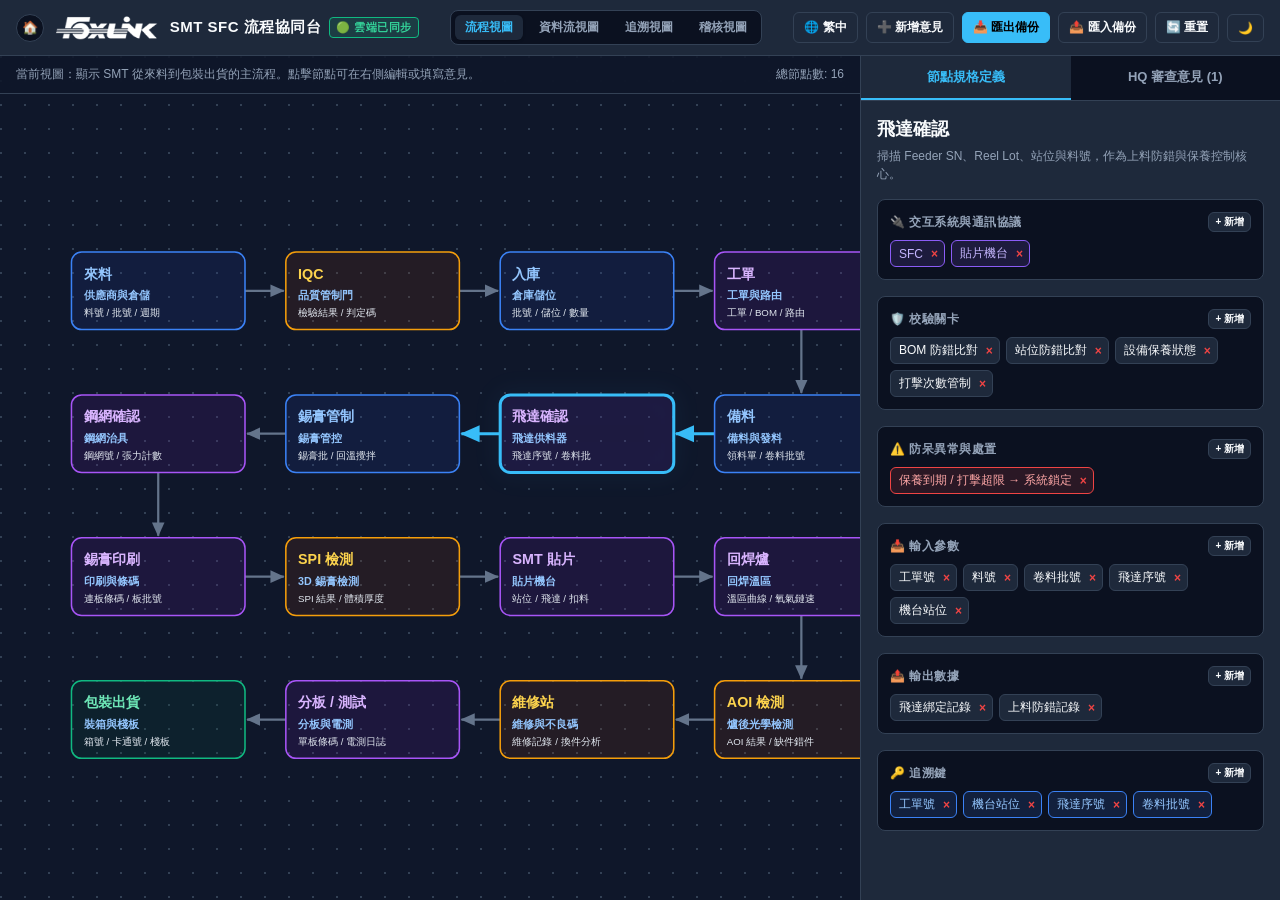
<file: index.html>
<!DOCTYPE html>
<html lang="zh-Hant">
<head>
  <meta charset="UTF-8" />
  <meta name="viewport" content="width=device-width, initial-scale=1.0" />
  <title>SSSTC 08 - SMT SFC 流程架構評審與 HQ 協同工作台</title>
  
  <!-- [ANCHOR: CSS-ENTRY] 標準模組化樣式引流 -->
  <link rel="stylesheet" href="./assets/css/main.css?v=1.0.1" />
  <link rel="stylesheet" href="./assets/css/canvas.css?v=1.0.1" />
  <link rel="stylesheet" href="./assets/css/sidebar.css?v=1.0.1" />
  <link rel="stylesheet" href="./assets/css/modal.css?v=1.0.1" />
</head>
<body>

  <!-- [ANCHOR: DOM-NAV] 頂部全域導航列 -->
  <header class="nav-bar">
    <div class="nav-left">
      <a href="../index.html" class="nav-island" title="返回首頁島">🏠</a>
      <img id="brandLogo" class="brand-logo" src="./assets/img/wlogo_foxlink_s.png" alt="Foxlink Logo" />
      <div class="brand-title">
        <span id="brandTitleText">SMT SFC 流程協同台</span>
        <span class="brand-tag" id="brandTagText">離線資料庫</span>
      </div>
    </div>

    <div class="nav-views">
      <button class="view-btn active" data-view="process">流程視圖</button>
      <button class="view-btn" data-view="data">資料流視圖</button>
      <button class="view-btn" data-view="trace">追溯視圖</button>
      <button class="view-btn" data-view="audit">稽核視圖</button>
    </div>

    <div class="nav-right">
      <button class="btn-icon" id="btnLang" title="切換中英文">🌐 EN</button>
      <button class="btn-icon" id="btnOpenComment">➕ 新增意見</button>
      <button class="btn-icon btn-accent" id="btnExport">📥 匯出 JSON</button>
      <button class="btn-icon" id="btnImport">📤 匯入 JSON</button>
      <input type="file" id="importFileInput" accept=".json" style="display:none;" />
      <button class="btn-icon" id="btnReset">🔄 重置</button>
      <button class="btn-icon" id="themeBtn" title="切換主題">🌙</button>
    </div>
  </header>

  <!-- [ANCHOR: DOM-MAIN] 主工作區兩欄佈局 -->
  <main class="main-layout">
    <!-- 左側 SVG 流程畫布 -->
    <div class="canvas-container">
      <div class="canvas-banner">
        <span id="viewDescription">當前視圖：顯示 SMT 從來料到包裝出貨的主流程。點擊節點可在右側編輯或填寫意見。</span>
        <span id="totalNodesCanvas">總節點數: 16</span>
      </div>
      <svg id="sfcSvg" class="svg-canvas" viewBox="0 0 960 640" xmlns="http://www.w3.org/2000/svg">
        <defs>
          <marker id="arrow" viewBox="0 0 10 10" refX="8.5" refY="5" markerWidth="7" markerHeight="7" orient="auto-start-reverse">
            <path d="M 0 1 L 9 5 L 0 9 z" fill="#64748b" />
          </marker>
          <marker id="arrow-active" viewBox="0 0 10 10" refX="8.5" refY="5" markerWidth="7" markerHeight="7" orient="auto-start-reverse">
            <path d="M 0 1 L 9 5 L 0 9 z" fill="#38bdf8" />
          </marker>
        </defs>
        <g id="linksGroup"></g>
        <g id="nodesGroup"></g>
        <g id="labelsGroup"></g>
      </svg>
    </div>

    <!-- 右側互動抽屜 -->
    <aside class="sidebar">
      <div class="side-tabs">
        <button class="side-tab-btn active" id="tabDetailBtn">節點規格定義</button>
        <button class="side-tab-btn" id="tabCommentsBtn">HQ 審查意見 (<span id="commentCount">0</span>)</button>
      </div>

      <div class="side-content" id="sideContent">
        <!-- 由 sidebar-view.js 動態渲染 -->
      </div>
    </aside>
  </main>

  <!-- [ANCHOR: DOM-MODAL] 新增/編輯審查意見彈窗 -->
  <div class="modal-backdrop" id="commentModal">
    <div class="modal-box">
      <h3 style="margin-bottom:12px; font-size:16px;" id="modalTitle">➕ 新增 HQ 審查意見 / 修改建議</h3>
      <input type="hidden" id="modalCommentId" value="" />
      <div style="display:flex; flex-direction:column; gap:10px;">
        <div>
          <label style="font-size:12px; color:var(--text-muted);">目標節點</label>
          <select id="modalNodeSelect"></select>
        </div>
        <div>
          <label style="font-size:12px; color:var(--text-muted);">異動目標屬性</label>
          <select id="modalFieldSelect">
            <option value="validations">校驗關卡 (Validations)</option>
            <option value="exceptions">防呆異常與處置 (Exceptions)</option>
            <option value="inputs">輸入參數 (Inputs)</option>
            <option value="outputs">輸出數據 (Outputs)</option>
            <option value="traceKeys">追溯鍵 (TraceKeys)</option>
          </select>
        </div>
        <div>
          <label style="font-size:12px; color:var(--text-muted);">原內容 (可留空)</label>
          <input type="text" id="modalOriginal" placeholder="例如：打擊數門檻" />
        </div>
        <div>
          <label style="font-size:12px; color:var(--text-muted);">建議修改內容 / HQ 會議決議</label>
          <textarea id="modalProposed" rows="3" placeholder="請填寫具體的修改意見，稍後將交由 AI 代理人讀取並實作..."></textarea>
        </div>
        <div>
          <label style="font-size:12px; color:var(--text-muted);">提案人 / 會議單位</label>
          <input type="text" id="modalReviewer" value="HQ_SFC_Team" />
        </div>
      </div>
      <div style="display:flex; justify-content:flex-end; gap:8px; margin-top:16px;">
        <button class="btn-icon" id="btnCancelModal">取消</button>
        <button class="btn-icon btn-accent" id="btnSubmitModal">確認登記 (Pending_AI)</button>
      </div>
    </div>
  </div>

  <!-- Toast 提示組件 -->
  <div class="toast" id="toast"></div>

  <!-- [ANCHOR: JS-SCRIPTS] 經典循序腳本載入（100% 相容 file:// 本地雙擊與 GitHub Pages） -->
  <script src="./assets/js/SyncQueueEngine.js?v=1.1.0"></script>
  <script src="./assets/js/data-mock.js?v=1.1.0"></script>
  <script src="./assets/js/i18n.js?v=1.1.0"></script>
  <script src="./assets/js/state.js?v=1.1.0"></script>
  <script src="./assets/js/storage-adapter.js?v=1.1.0"></script>
  <script src="./assets/js/svg-renderer.js?v=1.1.0"></script>
  <script src="./assets/js/sidebar-view.js?v=1.1.0"></script>
  <script src="./assets/js/comment-manager.js?v=1.1.0"></script>
  <script src="./assets/js/app.js?v=1.1.0"></script>
</body>
</html>
</file>
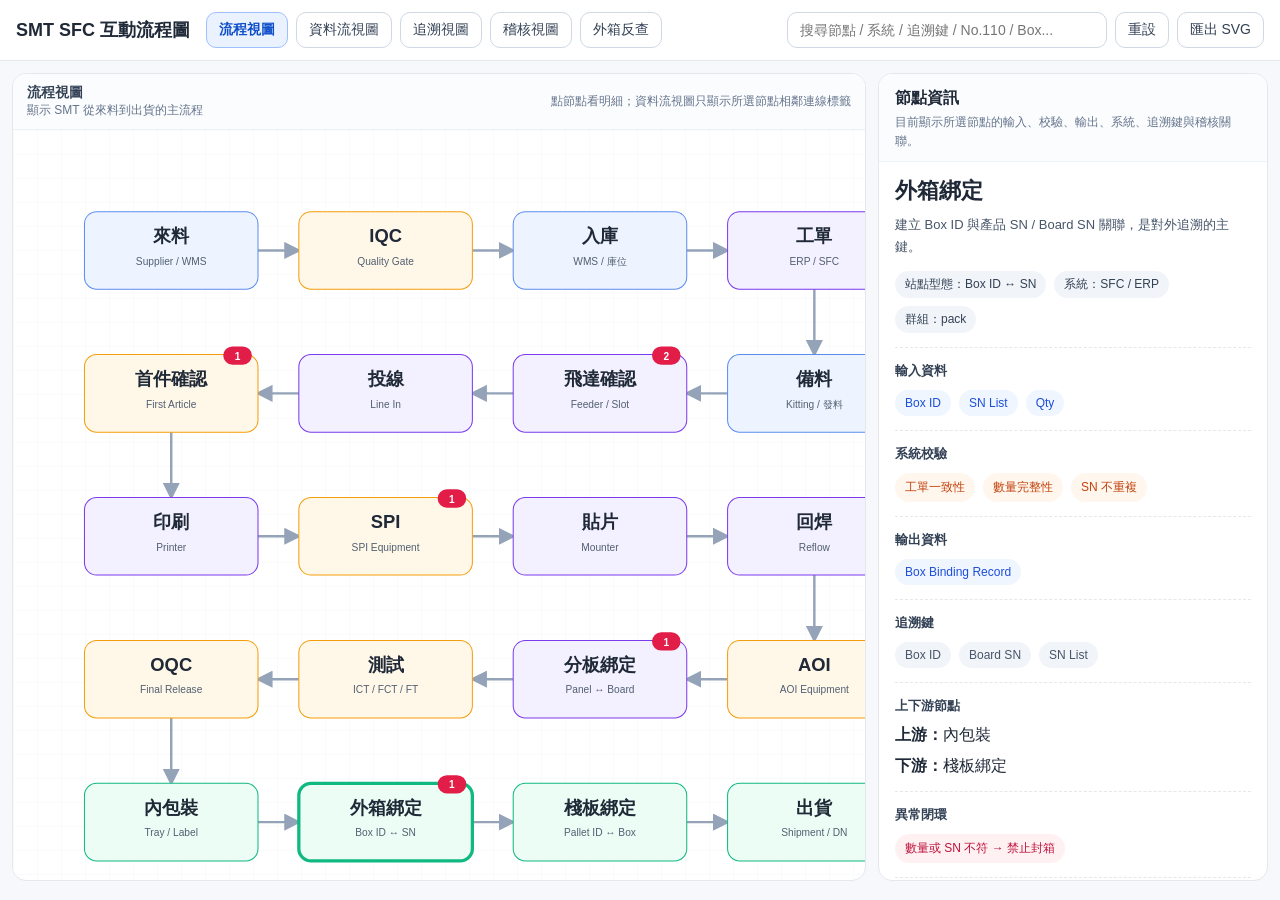
<file: SMT_SFC_Web.html>
<!DOCTYPE html>
<html lang="zh-Hant">
<head>
<meta charset="UTF-8" />
<meta name="viewport" content="width=device-width, initial-scale=1.0" />
<title>SMT SFC 互動流程圖</title>
<style>
  :root{
    --bg:#f6f8fb; --panel:#fff; --line:#d9e2ef; --text:#1f2937; --muted:#64748b;
    --blue:#2563eb; --purple:#7c3aed; --orange:#f59e0b; --green:#10b981; --red:#e11d48;
  }
  *{box-sizing:border-box}
  body{margin:0;font-family:"Microsoft JhengHei","Noto Sans TC",sans-serif;background:var(--bg);color:var(--text)}
  .app{display:flex;flex-direction:column;height:100vh}
  .toolbar{
    display:flex;flex-wrap:wrap;gap:10px;align-items:center;
    padding:12px 16px;background:#fff;border-bottom:1px solid #e5e7eb
  }
  .title{font-size:18px;font-weight:800;margin-right:6px}
  .btns{display:flex;flex-wrap:wrap;gap:8px}
  button{
    border:1px solid #cfd8e3;background:#fff;color:#334155;border-radius:10px;
    padding:8px 12px;cursor:pointer;font-size:14px
  }
  button:hover{background:#f8fafc}
  button.active{background:#eaf2ff;border-color:#9ec0ff;color:#0f4ec9;font-weight:700}
  .search{margin-left:auto;display:flex;gap:8px;flex-wrap:wrap}
  input{
    width:320px;max-width:48vw;border:1px solid #cfd8e3;border-radius:10px;
    padding:9px 12px;font-size:14px;outline:none
  }
  input:focus{border-color:#93c5fd;box-shadow:0 0 0 3px rgba(147,197,253,.25)}
  .layout{
    display:grid;grid-template-columns:minmax(760px,1fr) 390px;gap:12px;
    padding:12px;height:calc(100vh - 68px)
  }
  .panel{background:var(--panel);border:1px solid #e5e7eb;border-radius:14px;overflow:hidden}
  .left{display:flex;flex-direction:column}
  .head{
    display:flex;justify-content:space-between;align-items:center;gap:8px;
    padding:10px 14px;border-bottom:1px solid #eef2f7;background:#fbfcfe
  }
  .head .h1{font-size:14px;font-weight:700;color:#334155}
  .head .h2{font-size:12px;color:#64748b}
  .canvas{
    flex:1;overflow:auto;
    background:
      linear-gradient(#f8fafc 1px, transparent 1px),
      linear-gradient(90deg, #f8fafc 1px, transparent 1px);
    background-size:24px 24px;
  }
  #diagram{width:100%;min-width:980px;min-height:820px;display:block}
  .right{display:flex;flex-direction:column}
  .side-head{padding:14px 16px 10px;border-bottom:1px solid #eef2f7;background:#fbfcfe}
  .side-head h2{margin:0 0 4px 0;font-size:16px}
  .side-head p{margin:0;font-size:12px;color:#64748b;line-height:1.6}
  .side-body{padding:14px 16px 20px;overflow:auto}
  .node-name{font-size:22px;font-weight:800;margin:0 0 8px 0}
  .desc{font-size:13px;color:#475569;line-height:1.7;margin:0 0 12px 0}
  .row{display:flex;gap:8px;flex-wrap:wrap;margin-bottom:14px}
  .pill{display:inline-flex;align-items:center;padding:5px 10px;border-radius:999px;background:#f1f5f9;color:#334155;font-size:12px}
  .section{margin-top:14px;padding-top:14px;border-top:1px dashed #e5e7eb}
  .section h3{margin:0 0 10px 0;font-size:13px;color:#334155}
  .chips{display:flex;flex-wrap:wrap;gap:8px}
  .chip{display:inline-flex;align-items:center;padding:6px 10px;border-radius:999px;background:#eff6ff;color:#1d4ed8;font-size:12px}
  .chip.gray{background:#f1f5f9;color:#475569}
  .chip.warn{background:#fff7ed;color:#c2410c}
  .chip.red{background:#fff1f2;color:#be123c}
  .muted{color:#94a3b8;font-size:12px}
  .path{font-size:13px;line-height:1.8;color:#334155;background:#f8fafc;border:1px solid #e5e7eb;border-radius:12px;padding:10px 12px}
  .help{font-size:12px;color:#64748b;line-height:1.7;background:#f8fafc;border:1px solid #e5e7eb;border-radius:12px;padding:12px}
  @media (max-width: 1200px){
    .layout{grid-template-columns:1fr;height:auto}
    .right{min-height:420px}
    input{width:220px}
  }
</style>
</head>
<body>
<div class="app">
  <div class="toolbar">
    <div class="title">SMT SFC 互動流程圖</div>
    <div class="btns">
      <button class="view-btn active" data-view="process">流程視圖</button>
      <button class="view-btn" data-view="data">資料流視圖</button>
      <button class="view-btn" data-view="trace">追溯視圖</button>
      <button class="view-btn" data-view="audit">稽核視圖</button>
      <button id="btnTraceBox">外箱反查</button>
    </div>
    <div class="search">
      <input id="searchInput" type="text" placeholder="搜尋節點 / 系統 / 追溯鍵 / No.110 / Box..." />
      <button id="btnReset">重設</button>
      <button id="btnExport">匯出 SVG</button>
    </div>
  </div>

  <div class="layout">
    <div class="panel left">
      <div class="head">
        <div>
          <div class="h1" id="canvasTitle">流程視圖</div>
          <div class="h2" id="canvasSub">顯示 SMT 從來料到出貨的主流程</div>
        </div>
        <div class="h2">點節點看明細；資料流視圖只顯示所選節點相鄰連線標籤</div>
      </div>
      <div class="canvas">
        <svg id="diagram" xmlns="http://www.w3.org/2000/svg" viewBox="0 0 960 820"></svg>
      </div>
    </div>

    <div class="panel right">
      <div class="side-head">
        <h2>節點資訊</h2>
        <p id="sideMeta">目前顯示所選節點的輸入、校驗、輸出、系統、追溯鍵與稽核關聯。</p>
      </div>
      <div class="side-body" id="detail"></div>
    </div>
  </div>
</div>

<script>
const SVG_NS = "http://www.w3.org/2000/svg";
const BOX_W = 170, BOX_H = 76;

const VIEW_META = {
  process: { title:"流程視圖", sub:"顯示 SMT 從來料到出貨的主流程" },
  data:    { title:"資料流視圖", sub:"只顯示所選節點相鄰連線的資料標籤，避免全圖擠在一起" },
  trace:   { title:"追溯視圖", sub:"高亮外箱反查鏈：Box → SN → Panel → Feeder → Reel Lot → Supplier Lot" },
  audit:   { title:"稽核視圖", sub:"高亮與稽核缺失直接相關的節點：61 / 112 / 110 / 109 / 53 / 39" }
};

const GROUP_STYLE = {
  material:{ fill:"#EEF4FF", stroke:"#5B8DEF" },
  process: { fill:"#F3F0FF", stroke:"#7C3AED" },
  check:   { fill:"#FFF7E8", stroke:"#F59E0B" },
  pack:    { fill:"#ECFDF5", stroke:"#10B981" }
};

const NODES = [
  { id:"incoming", name:"來料", x:70, y:80, w:BOX_W, h:BOX_H, group:"material",
    type:"Supplier / WMS", label:"Part No. / Lot / Date Code",
    desc:"供應商來料入廠，建立料號、批次與 Date Code，是整體追溯起點。",
    inputs:["Supplier","Part No.","Lot","Date Code","Qty"],
    validations:["條碼格式","料號主檔","有效期"],
    outputs:["收料記錄","來料批次"],
    systems:["WMS","SFC"],
    traceKeys:["Supplier Lot","Part No.","Date Code"],
    auditRefs:[], exceptions:[]
  },
  { id:"iqc", name:"IQC", x:280, y:80, w:BOX_W, h:BOX_H, group:"check",
    type:"Quality Gate", label:"IQC Result / 判定碼",
    desc:"來料檢驗與判定，將結果與來料批次綁定。",
    inputs:["Supplier Lot","IQC Spec","Sample Plan"],
    validations:["抽樣規則","規格上下限"],
    outputs:["IQC Result","退貨/特採記錄"],
    systems:["QMS","SFC"],
    traceKeys:["Supplier Lot","IQC Result"],
    auditRefs:[], exceptions:["NG → 隔離 / 退貨 / 特採"]
  },
  { id:"inventory", name:"入庫", x:490, y:80, w:BOX_W, h:BOX_H, group:"material",
    type:"WMS / 庫位", label:"Lot / 庫位 / Qty",
    desc:"合格物料入庫上架，建立庫位、數量與狀態，供備料與發料。",
    inputs:["IQC Result","Part No.","Lot","Qty"],
    validations:["狀態=可用","庫位規則"],
    outputs:["庫存記錄","可用庫位"],
    systems:["WMS","SFC"],
    traceKeys:["Part No.","Lot","Location"],
    auditRefs:[], exceptions:[]
  },
  { id:"wo", name:"工單", x:700, y:80, w:BOX_W, h:BOX_H, group:"process",
    type:"ERP / SFC", label:"WO / BOM / Route",
    desc:"建立工單、BOM、Route 與程式版本，作為整線執行基礎。",
    inputs:["Work Order","BOM","Route","Program Version"],
    validations:["工單狀態","版本一致性"],
    outputs:["工單下載","站點路由"],
    systems:["ERP","SFC"],
    traceKeys:["WO","BOM Ver.","Route Ver."],
    auditRefs:[], exceptions:[]
  },

  { id:"kitting", name:"備料", x:700, y:220, w:BOX_W, h:BOX_H, group:"material",
    type:"Kitting / 發料", label:"Pick List / Reel Lot",
    desc:"依工單領料與備料，將實際發料批次帶入線邊。",
    inputs:["WO","BOM","可用庫存"],
    validations:["料號一致","FIFO / FEFO"],
    outputs:["發料清單","Reel Lot 清單"],
    systems:["WMS","SFC"],
    traceKeys:["WO","Reel Lot","Issue Ticket"],
    auditRefs:[], exceptions:[]
  },
  { id:"feeder", name:"飛達確認", x:490, y:220, w:BOX_W, h:BOX_H, group:"process",
    type:"Feeder / Slot", label:"Feeder SN / Reel Lot",
    desc:"掃描 Feeder SN、Reel Lot、站位與料號，作為上料防錯與保養控制核心。",
    inputs:["WO","Part No.","Reel Lot","Feeder SN","Slot"],
    validations:["BOM 比對","站位比對","PM 狀態","打擊數門檻"],
    outputs:["Feeder 綁定記錄","上料防錯記錄"],
    systems:["SFC","Mounter"],
    traceKeys:["WO","Slot","Feeder SN","Reel Lot"],
    auditRefs:["53","61"], exceptions:["PM 到期 / 打擊數超限 → 禁止上線"]
  },
  { id:"load", name:"投線", x:280, y:220, w:BOX_W, h:BOX_H, group:"process",
    type:"Line In", label:"Panel ID / Board SN",
    desc:"PCB 或 Panel 投線，建立 Panel ID 與後續過站主鍵。",
    inputs:["WO","Line","Panel ID","Board SN"],
    validations:["工單一致","程式版本"],
    outputs:["投線記錄","開線狀態"],
    systems:["SFC"],
    traceKeys:["Panel ID","Board SN","WO"],
    auditRefs:[], exceptions:[]
  },
  { id:"first", name:"首件確認", x:70, y:220, w:BOX_W, h:BOX_H, group:"check",
    type:"First Article", label:"鋼網 / 錫膏 Lot / 首件",
    desc:"開線前確認鋼網、錫膏、程式與首件結果，是重要放行關卡。",
    inputs:["Stencil ID","Solder Paste Lot","Program Version","Panel ID"],
    validations:["首件項目完整","鋼網參數","錫膏有效期"],
    outputs:["首件結果","開線放行"],
    systems:["SFC","QMS"],
    traceKeys:["Stencil ID","Solder Paste Lot","FA Result"],
    auditRefs:["39"], exceptions:["FA NG → 禁止開線"]
  },

  { id:"print", name:"印刷", x:70, y:360, w:BOX_W, h:BOX_H, group:"process",
    type:"Printer", label:"印刷過站 / 時間戳",
    desc:"錫膏印刷站，產生印刷過站與設備記錄。",
    inputs:["Panel ID","Printer Program","Stencil ID"],
    validations:["機種與程式一致"],
    outputs:["印刷記錄","設備時間戳"],
    systems:["Printer","SFC"],
    traceKeys:["Panel ID","Printer Program"],
    auditRefs:[], exceptions:[]
  },
  { id:"spi", name:"SPI", x:280, y:360, w:BOX_W, h:BOX_H, group:"check",
    type:"SPI Equipment", label:"Pass/Fail / Defect Code",
    desc:"錫膏檢測站，記錄結果、缺陷碼與設備日誌，是重要品質資料來源。",
    inputs:["Panel ID","SPI Program","時間戳"],
    validations:["檢測門檻","程式版本","日誌完整性"],
    outputs:["SPI Result","Defect Code","Log Path"],
    systems:["SPI","SFC","QMS"],
    traceKeys:["Panel ID","SPI Result","Defect Code"],
    auditRefs:["110"], exceptions:["SPI NG → 重印 / 複判"]
  },
  { id:"mount", name:"貼片", x:490, y:360, w:BOX_W, h:BOX_H, group:"process",
    type:"Mounter", label:"Placement Data / Slot",
    desc:"依 Feeder 綁定與機台程式進行貼片，保留機台與站位資訊。",
    inputs:["Panel ID","WO","Feeder Binding","Mounter Program"],
    validations:["站位一致","上料完成"],
    outputs:["貼片記錄","機台/站位資訊"],
    systems:["Mounter","SFC"],
    traceKeys:["Panel ID","Machine","Slot"],
    auditRefs:[], exceptions:[]
  },
  { id:"reflow", name:"回焊", x:700, y:360, w:BOX_W, h:BOX_H, group:"process",
    type:"Reflow", label:"Recipe / 時間戳",
    desc:"回焊站記錄設備過站與關鍵配方參數。",
    inputs:["Panel ID","Reflow Recipe"],
    validations:["Recipe 一致","設備狀態"],
    outputs:["回焊過站","設備時間戳"],
    systems:["Reflow","SFC"],
    traceKeys:["Panel ID","Reflow Recipe"],
    auditRefs:[], exceptions:[]
  },

  { id:"aoi", name:"AOI", x:700, y:500, w:BOX_W, h:BOX_H, group:"check",
    type:"AOI Equipment", label:"AOI Result / 圖片索引",
    desc:"AOI 記錄缺陷碼、結果與圖片索引，需回寫 SFC / MES 形成品質閉環。",
    inputs:["Panel ID","Board SN","AOI Program"],
    validations:["規則庫","程式版本","資料上傳成功"],
    outputs:["AOI Result","Defect Code","Image Index"],
    systems:["AOI","SFC","QMS"],
    traceKeys:["Panel ID","Board SN","AOI Result"],
    auditRefs:["110"], exceptions:["AOI NG → 維修 / 複判"]
  },
  { id:"depanel", name:"分板綁定", x:490, y:500, w:BOX_W, h:BOX_H, group:"process",
    type:"Panel ↔ Board", label:"Parent / Child Mapping",
    desc:"建立 Panel 與單板 1:N 關聯，確保分板後仍可反查母板位置。",
    inputs:["Panel ID","Position No.","Board SN"],
    validations:["母子板關聯完整","位置碼唯一"],
    outputs:["Parent-Child Mapping"],
    systems:["SFC"],
    traceKeys:["Panel ID","Board SN","Position No."],
    auditRefs:["109"], exceptions:["綁定失敗 → 禁止流轉"]
  },
  { id:"test", name:"測試", x:280, y:500, w:BOX_W, h:BOX_H, group:"check",
    type:"ICT / FCT / FT", label:"Test Result / Program Ver.",
    desc:"功能測試或電測站，回寫結果、治具與程式版本。",
    inputs:["Board SN","Tester","Test Program"],
    validations:["治具/程式版本","SN 合法性"],
    outputs:["Test Result","Fail Code"],
    systems:["Tester","SFC","QMS"],
    traceKeys:["Board SN","Test Result","Program Ver."],
    auditRefs:[], exceptions:["Test NG → 維修 / 重測"]
  },
  { id:"oqc", name:"OQC", x:70, y:500, w:BOX_W, h:BOX_H, group:"check",
    type:"Final Release", label:"OQC Release / 判定",
    desc:"最終出貨前放行節點，確認前段品質與追溯條件完整。",
    inputs:["Board SN","Test Result","Repair Status"],
    validations:["已完成測試","放行條件"],
    outputs:["OQC Result","Release Status"],
    systems:["QMS","SFC"],
    traceKeys:["Board SN","OQC Result"],
    auditRefs:[], exceptions:["OQC NG → 禁止包裝"]
  },

  { id:"innerPack", name:"內包裝", x:70, y:640, w:BOX_W, h:BOX_H, group:"pack",
    type:"Tray / Label", label:"Inner Pack Record",
    desc:"內包裝與標籤作業，為外箱綁定前的整包準備。",
    inputs:["Board SN","Label Rule"],
    validations:["標籤格式","數量規則"],
    outputs:["Inner Pack Record"],
    systems:["SFC"],
    traceKeys:["Board SN","Inner Pack ID"],
    auditRefs:[], exceptions:[]
  },
  { id:"box", name:"外箱綁定", x:280, y:640, w:BOX_W, h:BOX_H, group:"pack",
    type:"Box ID ↔ SN", label:"Box ID / SN List",
    desc:"建立 Box ID 與產品 SN / Board SN 關聯，是對外追溯的主鍵。",
    inputs:["Box ID","SN List","Qty"],
    validations:["工單一致性","數量完整性","SN 不重複"],
    outputs:["Box Binding Record"],
    systems:["SFC","ERP"],
    traceKeys:["Box ID","Board SN","SN List"],
    auditRefs:["112"], exceptions:["數量或 SN 不符 → 禁止封箱"]
  },
  { id:"pallet", name:"棧板綁定", x:490, y:640, w:BOX_W, h:BOX_H, group:"pack",
    type:"Pallet ID ↔ Box", label:"Pallet ID / Box List",
    desc:"建立 Pallet ID 與外箱關聯，串接出貨單位。",
    inputs:["Pallet ID","Box ID List"],
    validations:["箱數完整","Pallet 規則"],
    outputs:["Pallet Binding Record"],
    systems:["SFC","ERP"],
    traceKeys:["Pallet ID","Box ID"],
    auditRefs:[], exceptions:[]
  },
  { id:"ship", name:"出貨", x:700, y:640, w:BOX_W, h:BOX_H, group:"pack",
    type:"Shipment / DN", label:"Shipment No. / DN",
    desc:"出貨作業，將棧板、外箱與出貨單號串接，形成最終對客交付記錄。",
    inputs:["Pallet ID","DN","Shipment No."],
    validations:["出貨放行","單據完整"],
    outputs:["Shipment Record"],
    systems:["ERP","SFC"],
    traceKeys:["Shipment No.","DN","Pallet ID"],
    auditRefs:[], exceptions:[]
  }
];

const EDGES = [
  {from:"incoming", to:"iqc", label:"Supplier Lot / Part No."},
  {from:"iqc", to:"inventory", label:"IQC Result"},
  {from:"inventory", to:"wo", label:"可用庫存 / 工單"},
  {from:"wo", to:"kitting", label:"WO / BOM / Route"},
  {from:"kitting", to:"feeder", label:"Reel Lot"},
  {from:"feeder", to:"load", label:"Feeder SN / Slot"},
  {from:"load", to:"first", label:"Panel ID / SN"},
  {from:"first", to:"print", label:"FA OK"},
  {from:"print", to:"spi", label:"印刷結果"},
  {from:"spi", to:"mount", label:"SPI Result"},
  {from:"mount", to:"reflow", label:"Placement Data"},
  {from:"reflow", to:"aoi", label:"Reflow OK"},
  {from:"aoi", to:"depanel", label:"AOI Result"},
  {from:"depanel", to:"test", label:"Panel ↔ Board"},
  {from:"test", to:"oqc", label:"Test Result"},
  {from:"oqc", to:"innerPack", label:"Release"},
  {from:"innerPack", to:"box", label:"SN List"},
  {from:"box", to:"pallet", label:"Box ID"},
  {from:"pallet", to:"ship", label:"Pallet ID / DN"}
];

const TRACE_CHAIN = ["box","innerPack","oqc","test","depanel","aoi","reflow","mount","spi","print","first","load","feeder","kitting","wo","inventory","iqc","incoming"];

const state = {
  view:"process",
  selected:"box",
  keyword:""
};

const svg = document.getElementById("diagram");
const detail = document.getElementById("detail");
const input = document.getElementById("searchInput");
const canvasTitle = document.getElementById("canvasTitle");
const canvasSub = document.getElementById("canvasSub");
const sideMeta = document.getElementById("sideMeta");

function byId(id){ return NODES.find(n => n.id === id); }

function esc(s){
  return String(s)
    .replaceAll("&","&amp;")
    .replaceAll("<","&lt;")
    .replaceAll(">","&gt;")
    .replaceAll('"',"&quot;")
    .replaceAll("'","&#39;");
}

function svgEl(tag, attrs={}, text=null){
  const e = document.createElementNS(SVG_NS, tag);
  for(const [k,v] of Object.entries(attrs)) e.setAttribute(k, v);
  if(text !== null) e.textContent = text;
  return e;
}

function clearSvg(){
  while(svg.firstChild) svg.removeChild(svg.firstChild);
}

function splitLabel(str, max=16){
  const s = String(str || "");
  if(s.length <= max) return [s];
  if(s.includes(" / ")){
    const p = s.split(" / ");
    if(p.length === 2) return p;
  }
  const mid = Math.ceil(s.length / 2);
  return [s.slice(0, mid), s.slice(mid)];
}

function center(n){
  return {x:n.x + n.w/2, y:n.y + n.h/2};
}

function edgeGeom(a,b){
  const ac = center(a), bc = center(b);

  if(a.y === b.y){
    if(a.x < b.x){
      return { d:`M ${a.x+a.w} ${ac.y} L ${b.x} ${bc.y}`, lx:(a.x+a.w+b.x)/2, ly:ac.y-8 };
    } else {
      return { d:`M ${a.x} ${ac.y} L ${b.x+b.w} ${bc.y}`, lx:(a.x+b.x+b.w)/2, ly:ac.y-8 };
    }
  }

  if(a.x === b.x){
    if(a.y < b.y){
      return { d:`M ${ac.x} ${a.y+a.h} L ${bc.x} ${b.y}`, lx:ac.x+42, ly:(a.y+a.h+b.y)/2 };
    } else {
      return { d:`M ${ac.x} ${a.y} L ${bc.x} ${b.y+b.h}`, lx:ac.x+42, ly:(a.y+b.y+b.h)/2 };
    }
  }

  const midY = (ac.y + bc.y)/2;
  return { d:`M ${ac.x} ${ac.y} L ${ac.x} ${midY} L ${bc.x} ${midY} L ${bc.x} ${bc.y}`, lx:(ac.x+bc.x)/2, ly:midY-8 };
}

function makeDefs(){
  const defs = svgEl("defs");
  const marker = svgEl("marker", {
    id:"arrow", viewBox:"0 0 10 10", refX:"8.5", refY:"5", markerWidth:"7", markerHeight:"7", orient:"auto-start-reverse"
  });
  marker.appendChild(svgEl("path", {d:"M 0 0 L 10 5 L 0 10 z", fill:"#94a3b8"}));
  defs.appendChild(marker);

  const style = svgEl("style");
  style.textContent = `
    .edge{fill:none;stroke:#94a3b8;stroke-width:2.4;marker-end:url(#arrow)}
    .edge.dim{opacity:.13}
    .edge.focus{stroke:#2563eb;stroke-width:3.2}
    .edge.audit{stroke:#e11d48;stroke-width:3.2}
    .edge-label{font-family:Microsoft JhengHei,Noto Sans TC,sans-serif;font-size:10px;fill:#475569;text-anchor:middle}
    .node{cursor:pointer}
    .node.dim{opacity:.22}
    .node.selected rect{stroke-width:3.2}
    .node-title{font-family:Microsoft JhengHei,Noto Sans TC,sans-serif;font-size:18px;font-weight:800;fill:#1f2937;text-anchor:middle}
    .node-sub{font-family:Microsoft JhengHei,Noto Sans TC,sans-serif;font-size:10px;fill:#526072;text-anchor:middle}
    .badge{font-family:Microsoft JhengHei,Noto Sans TC,sans-serif;font-size:10px;font-weight:700;fill:#fff;text-anchor:middle}
    .legend{font-family:Microsoft JhengHei,Noto Sans TC,sans-serif;font-size:11px;fill:#64748b}
  `;
  defs.appendChild(style);
  svg.appendChild(defs);
}

function matches(node, keyword){
  if(!keyword) return true;
  const hay = [
    node.name, node.type, node.label, node.desc,
    ...(node.inputs||[]), ...(node.validations||[]), ...(node.outputs||[]),
    ...(node.systems||[]), ...(node.traceKeys||[]),
    ...(node.auditRefs||[]), ...(node.auditRefs||[]).map(x => "No."+x)
  ].join(" ").toLowerCase();
  return hay.includes(keyword.toLowerCase());
}

function traceEdgeSet(){
  const s = new Set();
  for(let i=0;i<TRACE_CHAIN.length-1;i++){
    s.add(`${TRACE_CHAIN[i]}->${TRACE_CHAIN[i+1]}`);
    s.add(`${TRACE_CHAIN[i+1]}->${TRACE_CHAIN[i]}`);
  }
  return s;
}

function drawMultiText(parent, x, y, lines, cls, gap=13){
  const text = svgEl("text", {x, y, class:cls});
  lines.forEach((line, i) => {
    text.appendChild(svgEl("tspan", {x, dy:i===0?0:gap}, line));
  });
  parent.appendChild(text);
  return text;
}

function drawEdgeLabel(x, y, textStr){
  const g = svgEl("g");
  svg.appendChild(g);

  const text = svgEl("text", {x, y, class:"edge-label"});
  splitLabel(textStr, 16).forEach((line, i) => {
    text.appendChild(svgEl("tspan", {x, dy:i===0?0:12}, line));
  });
  g.appendChild(text);

  const bb = text.getBBox();
  const bg = svgEl("rect", {
    x:bb.x - 6, y:bb.y - 3, width:bb.width + 12, height:bb.height + 6,
    rx:8, ry:8, fill:"#fff", stroke:"#dbeafe"
  });
  g.insertBefore(bg, text);
}

function drawLegend(){
  const items = [
    {label:"物料", color:GROUP_STYLE.material.stroke},
    {label:"製程", color:GROUP_STYLE.process.stroke},
    {label:"檢查/品質", color:GROUP_STYLE.check.stroke},
    {label:"包裝/出貨", color:GROUP_STYLE.pack.stroke}
  ];
  const g = svgEl("g");
  let x = 40, y = 785;
  items.forEach(it => {
    g.appendChild(svgEl("circle", {cx:x, cy:y, r:6, fill:it.color}));
    g.appendChild(svgEl("text", {x:x+12, y:y+4, class:"legend"}, it.label));
    x += 95;
  });
  svg.appendChild(g);
}

function draw(){
  clearSvg();
  makeDefs();

  const vm = VIEW_META[state.view];
  canvasTitle.textContent = vm.title;
  canvasSub.textContent = vm.sub;
  sideMeta.textContent =
    state.view === "process" ? "目前顯示所選節點的輸入、校驗、輸出、系統、追溯鍵與稽核關聯。"
    : state.view === "data" ? "資料流視圖只顯示目前所選節點的相鄰連線標籤，避免文字全部擠在一起。"
    : state.view === "trace" ? "追溯視圖會高亮外箱反查鏈；你也可以先點其他節點再看其上下游。"
    : "稽核視圖會高亮與 No.61 / 112 / 110 / 109 / 53 / 39 直接相關的節點。";

  const traceSet = traceEdgeSet();

  EDGES.forEach(edge => {
    const a = byId(edge.from), b = byId(edge.to);
    const g = edgeGeom(a,b);

    let cls = "edge";
    let dim = false;

    if(state.view === "trace"){
      if(traceSet.has(`${edge.from}->${edge.to}`)) cls += " focus";
      else dim = true;
    }

    if(state.view === "audit"){
      const hit = (a.auditRefs && a.auditRefs.length) || (b.auditRefs && b.auditRefs.length);
      if(hit) cls += " audit";
      else dim = true;
    }

    if(state.keyword){
      const hit = matches(a, state.keyword) || matches(b, state.keyword) || edge.label.toLowerCase().includes(state.keyword.toLowerCase());
      if(!hit) dim = true;
    }

    if(dim) cls += " dim";
    svg.appendChild(svgEl("path", {d:g.d, class:cls}));

    if(state.view === "data"){
      const related = state.selected && (edge.from === state.selected || edge.to === state.selected);
      if(related && !dim){
        drawEdgeLabel(g.lx, g.ly, edge.label);
      }
    }
  });

  NODES.forEach(node => {
    const gs = GROUP_STYLE[node.group];
    let fill = gs.fill, stroke = gs.stroke, dim = false;

    if(state.view === "trace" && !TRACE_CHAIN.includes(node.id)) dim = true;

    if(state.view === "audit"){
      if(node.auditRefs && node.auditRefs.length){
        fill = "#FFF1F2";
        stroke = "#E11D48";
      } else {
        dim = true;
      }
    }

    if(state.keyword && !matches(node, state.keyword)) dim = true;

    const g = svgEl("g", {class: node.id === state.selected ? (dim ? "node dim selected" : "node selected") : (dim ? "node dim" : "node")});
    const rect = svgEl("rect", {
      x:node.x, y:node.y, width:node.w, height:node.h, rx:12, ry:12, fill, stroke
    });
    g.appendChild(rect);

    g.appendChild(svgEl("text", {
      x:node.x + node.w/2, y:node.y + 30, class:"node-title"
    }, node.name));

    let sub = node.type;
    if(state.view === "data") sub = node.label;
    if(state.view === "trace" && TRACE_CHAIN.includes(node.id)) sub = `追溯鍵：${node.traceKeys[0] || "-"}`;
    if(state.view === "audit" && node.auditRefs.length) sub = `稽核：${node.auditRefs.map(x => "No."+x).join(" / ")}`;

    const lines = splitLabel(sub, 16);
    drawMultiText(
      g,
      node.x + node.w/2,
      node.y + (lines.length > 1 ? 44 : 52),
      lines,
      "node-sub",
      13
    );

    if(node.auditRefs.length){
      g.appendChild(svgEl("rect", {
        x:node.x + node.w - 34, y:node.y - 8, width:28, height:18, rx:9, ry:9, fill:"#E11D48"
      }));
      g.appendChild(svgEl("text", {
        x:node.x + node.w - 20, y:node.y + 5, class:"badge"
      }, String(node.auditRefs.length)));
    }

    g.addEventListener("click", () => {
      state.selected = node.id;
      renderDetail(node);
      draw();
    });

    svg.appendChild(g);
  });

  drawLegend();
}

function chips(arr, cls=""){
  if(!arr || !arr.length) return `<div class="muted">無</div>`;
  return `<div class="chips">${arr.map(v => `<span class="chip ${cls}">${esc(v)}</span>`).join("")}</div>`;
}

function upstream(id){
  return EDGES.filter(e => e.to === id).map(e => byId(e.from)?.name).filter(Boolean);
}
function downstream(id){
  return EDGES.filter(e => e.from === id).map(e => byId(e.to)?.name).filter(Boolean);
}

function traceText(id){
  if(id === "box") return "Box ID → Product SN / Board SN → Panel ID → 工單 / 線別 / 機台 → Feeder SN → Reel Lot → Supplier Lot";
  if(id === "feeder") return "Feeder SN → Reel Lot → 工單 / 站位 → Panel ID / SN → AOI / 測試 → OQC → 外箱";
  if(id === "depanel") return "Panel ID ↔ Board SN ↔ Position No. → 測試 → OQC → 外箱";
  if(id === "spi") return "Panel ID → SPI Result / Defect Code → 貼片 / AOI / 後續品質判定";
  if(id === "aoi") return "Panel ID / Board SN → AOI Result / Defect Code → 維修 / 複判 → 測試 / OQC";
  return "可依此節點的追溯鍵向前反查原物料，向後追蹤包裝與出貨。";
}

function renderDetail(node){
  if(!node){
    detail.innerHTML = `<div class="help">請點選左側節點。</div>`;
    return;
  }
  const up = upstream(node.id);
  const down = downstream(node.id);

  detail.innerHTML = `
    <div class="node-name">${esc(node.name)}</div>
    <div class="desc">${esc(node.desc)}</div>

    <div class="row">
      <span class="pill">站點型態：${esc(node.type)}</span>
      <span class="pill">系統：${esc(node.systems.join(" / "))}</span>
      <span class="pill">群組：${esc(node.group)}</span>
    </div>

    <div class="section">
      <h3>輸入資料</h3>
      ${chips(node.inputs)}
    </div>

    <div class="section">
      <h3>系統校驗</h3>
      ${chips(node.validations, "warn")}
    </div>

    <div class="section">
      <h3>輸出資料</h3>
      ${chips(node.outputs)}
    </div>

    <div class="section">
      <h3>追溯鍵</h3>
      ${chips(node.traceKeys, "gray")}
    </div>

    <div class="section">
      <h3>上下游節點</h3>
      <div style="margin-bottom:10px;"><b>上游：</b>${up.length ? up.map(esc).join(" → ") : "無"}</div>
      <div><b>下游：</b>${down.length ? down.map(esc).join(" → ") : "無"}</div>
    </div>

    <div class="section">
      <h3>異常閉環</h3>
      ${chips(node.exceptions, "red")}
    </div>

    <div class="section">
      <h3>稽核關聯</h3>
      ${
        node.auditRefs.length
          ? `<div class="chips">${node.auditRefs.map(v => `<span class="chip red">No.${esc(v)}</span>`).join("")}</div>`
          : `<div class="muted">無直接關聯</div>`
      }
    </div>

    <div class="section">
      <h3>追溯展示語句</h3>
      <div class="path">${esc(traceText(node.id))}</div>
    </div>

    <div class="section">
      <h3>使用方式</h3>
      <div class="help">
        1. 流程視圖：看主流程。<br>
        2. 資料流視圖：只顯示你目前點到節點的相鄰連線標籤。<br>
        3. 追溯視圖：看外箱反查鏈。<br>
        4. 稽核視圖：對照 No.61 / 112 / 110 / 109 / 53 / 39。<br>
        5. 搜尋框可輸入：Box、AOI、Feeder、No.110、Panel ID 等。
      </div>
    </div>
  `;
}

function setView(view){
  state.view = view;
  document.querySelectorAll(".view-btn").forEach(btn => {
    btn.classList.toggle("active", btn.dataset.view === view);
  });
  draw();
  renderDetail(byId(state.selected));
}

function resetAll(){
  state.view = "process";
  state.selected = "box";
  state.keyword = "";
  input.value = "";
  document.querySelectorAll(".view-btn").forEach(btn => {
    btn.classList.toggle("active", btn.dataset.view === "process");
  });
  draw();
  renderDetail(byId("box"));
}

function exportSvg(){
  const clone = svg.cloneNode(true);
  clone.setAttribute("xmlns","http://www.w3.org/2000/svg");
  clone.setAttribute("version","1.1");

  const source = '<?xml version="1.0" encoding="UTF-8"?>\n' + new XMLSerializer().serializeToString(clone);
  const blob = new Blob([source], {type:"image/svg+xml;charset=utf-8"});
  const url = URL.createObjectURL(blob);
  const a = document.createElement("a");
  a.href = url;
  a.download = `smt_sfc_${state.view}.svg`;
  document.body.appendChild(a);
  a.click();
  document.body.removeChild(a);
  setTimeout(() => URL.revokeObjectURL(url), 500);
}

document.querySelectorAll(".view-btn").forEach(btn => {
  btn.addEventListener("click", () => setView(btn.dataset.view));
});

document.getElementById("btnTraceBox").addEventListener("click", () => {
  state.selected = "box";
  setView("trace");
  renderDetail(byId("box"));
});

document.getElementById("btnReset").addEventListener("click", resetAll);
document.getElementById("btnExport").addEventListener("click", exportSvg);

input.addEventListener("input", e => {
  state.keyword = e.target.value.trim();
  draw();
  renderDetail(byId(state.selected));
});

renderDetail(byId(state.selected));
draw();
</script>
</body>
</html>
</file>
<file: assets/css/main.css>
/* [ANCHOR: CSS-VARIABLES-THEME] */
:root {
  --bg-main: #0f172a;
  --bg-card: #1e293b;
  --bg-card-hover: #334155;
  --bg-input: #0b1120;
  --border: #334155;
  --border-focus: #38bdf8;
  --text-main: #f8fafc;
  --text-muted: #94a3b8;
  --accent: #38bdf8;
  --accent-glow: rgba(56, 189, 248, 0.15);
  
  /* 節點狀態群組色 */
  --c-material-bg: #1e3a8a33; --c-material-border: #3b82f6; --c-material-text: #93c5fd;
  --c-process-bg: #581c8733; --c-process-border: #a855f7; --c-process-text: #d8b4fe;
  --c-check-bg: #78350f33; --c-check-border: #f59e0b; --c-check-text: #fcd34d;
  --c-pack-bg: #064e3b33; --c-pack-border: #10b981; --c-pack-text: #6ee7b7;

  /* 暗色主題節點文字 (高對比亮白與亮灰) */
  --node-sub-text: #93c5fd;
  --node-desc-text: #cbd5e1;

  --status-pending: #f59e0b;
  --status-done: #10b981;
}

[data-theme="light"] {
  --bg-main: #f8fafc;
  --bg-card: #ffffff;
  --bg-card-hover: #f1f5f9;
  --bg-input: #f8fafc;
  --border: #cbd5e1;
  --border-focus: #0284c7;
  --text-main: #0f172a;
  --text-muted: #475569;
  --accent: #0284c7;
  --accent-glow: rgba(2, 132, 199, 0.12);

  /* 淺色主題高對比群組色彩 */
  --c-material-bg: #f0f7ff; --c-material-border: #3b82f6; --c-material-text: #1e40af;
  --c-process-bg: #fbf7ff; --c-process-border: #9333ea; --c-process-text: #6b21a8;
  --c-check-bg: #fffdf5; --c-check-border: #d97706; --c-check-text: #92400e;
  --c-pack-bg: #f2fcf5; --c-pack-border: #16a34a; --c-pack-text: #166534;

  /* 淺色主題節點文字 (高對比深色) */
  --node-sub-text: #334155;
  --node-desc-text: #475569;
}

/* [ANCHOR: CSS-RESET-LAYOUT] */
* {
  box-sizing: border-box;
  margin: 0;
  padding: 0;
}

body {
  font-family: -apple-system, BlinkMacSystemFont, "Segoe UI", Roboto, "Helvetica Neue", "Noto Sans TC", sans-serif;
  background: var(--bg-main);
  color: var(--text-main);
  overflow: hidden;
  height: 100vh;
  display: flex;
  flex-direction: column;
}

/* [ANCHOR: CSS-NAVBAR] */
.nav-bar {
  height: 56px;
  background: var(--bg-card);
  border-bottom: 1px solid var(--border);
  display: flex;
  align-items: center;
  justify-content: space-between;
  padding: 0 16px;
  gap: 12px;
  z-index: 10;
}

.nav-left {
  display: flex;
  align-items: center;
  gap: 12px;
}

.brand-logo {
  height: 26px;
  width: auto;
  object-fit: contain;
  display: block;
}

.nav-island {
  width: 28px;
  height: 28px;
  border-radius: 50%;
  background: var(--bg-input);
  border: 1px solid var(--border);
  display: flex;
  align-items: center;
  justify-content: center;
  cursor: pointer;
  text-decoration: none;
  color: var(--text-main);
  font-size: 13px;
  font-weight: 700;
  transition: all 0.2s;
}
.nav-island:hover {
  border-color: var(--accent);
  box-shadow: 0 0 8px var(--accent-glow);
  transform: scale(1.08);
}

.brand-title {
  font-size: 15px;
  font-weight: 700;
  letter-spacing: 0.5px;
  display: flex;
  align-items: center;
  gap: 8px;
}

.brand-tag {
  font-size: 11px;
  padding: 2px 6px;
  border-radius: 4px;
  background: var(--c-material-bg);
  border: 1px solid var(--c-material-border);
  color: var(--c-material-text);
  font-weight: 600;
}

.nav-views {
  display: flex;
  gap: 6px;
  background: var(--bg-input);
  padding: 4px;
  border-radius: 8px;
  border: 1px solid var(--border);
}

.view-btn {
  padding: 4px 10px;
  font-size: 12px;
  font-weight: 600;
  border: none;
  background: transparent;
  color: var(--text-muted);
  border-radius: 6px;
  cursor: pointer;
  transition: all 0.2s;
}
.view-btn.active {
  background: var(--bg-card);
  color: var(--accent);
  box-shadow: 0 1px 3px rgba(0,0,0,0.2);
}

.nav-right {
  display: flex;
  align-items: center;
  gap: 8px;
}

.btn-icon {
  padding: 6px 10px;
  font-size: 12px;
  font-weight: 600;
  border-radius: 6px;
  border: 1px solid var(--border);
  background: var(--bg-card);
  color: var(--text-main);
  cursor: pointer;
  display: inline-flex;
  align-items: center;
  gap: 6px;
  transition: all 0.2s;
}
.btn-icon:hover {
  background: var(--bg-card-hover);
  border-color: var(--accent);
}
.btn-accent {
  background: var(--accent);
  color: #000;
  border-color: var(--accent);
}
.btn-accent:hover {
  opacity: 0.9;
  background: var(--accent);
}

/* [ANCHOR: CSS-MAIN-GRID] */
.main-layout {
  flex: 1;
  display: grid;
  grid-template-columns: 1fr 420px;
  overflow: hidden;
  position: relative;
  height: calc(100vh - 56px);
}

@media (max-width: 900px) {
  .main-layout {
    grid-template-columns: 1fr;
    grid-template-rows: 1fr 380px;
  }
}
</file>
<file: assets/css/canvas.css>
/* [ANCHOR: CSS-CANVAS-SVG] */
.canvas-container {
  height: 100%;
  overflow: auto;
  background: radial-gradient(circle at 1px 1px, var(--border) 1px, transparent 0);
  background-size: 24px 24px;
  display: flex;
  flex-direction: column;
  position: relative;
}

.canvas-banner {
  padding: 10px 16px;
  background: rgba(15, 23, 42, 0.75);
  backdrop-filter: blur(8px);
  border-bottom: 1px solid var(--border);
  display: flex;
  justify-content: space-between;
  align-items: center;
  font-size: 12px;
  color: var(--text-muted);
}

[data-theme="light"] .canvas-banner {
  background: rgba(248, 250, 252, 0.85);
}

.svg-canvas {
  flex: 1;
  min-width: 980px;
  min-height: 680px;
  display: block;
}

/* 節點 Box */
.node-box {
  cursor: pointer;
  transition: opacity 0.2s ease;
}

.node-box:hover rect {
  stroke-width: 2.5px !important;
  stroke: var(--accent) !important;
  filter: drop-shadow(0 0 8px var(--accent-glow));
}

.node-box.selected rect {
  stroke-width: 3px !important;
  stroke: var(--accent) !important;
  filter: drop-shadow(0 0 12px var(--accent-glow));
}

.node-box.dimmed {
  opacity: 0.2;
}

.node-box.highlight-audit rect {
  stroke: #ef4444 !important;
  stroke-width: 2.5px !important;
  animation: pulseBorder 1.5s infinite alternate;
}

.flow-link {
  transition: stroke 0.2s ease, stroke-width 0.2s ease, opacity 0.2s ease;
}

.flow-link.dimmed {
  opacity: 0.15;
}

.flow-link.highlight {
  stroke: var(--accent) !important;
  stroke-width: 3px !important;
}

@keyframes pulseBorder {
  from { filter: drop-shadow(0 0 4px rgba(239, 68, 68, 0.4)); }
  to { filter: drop-shadow(0 0 12px rgba(239, 68, 68, 0.8)); }
}

/* 置頂連線標籤膠囊 */
.edge-label-group {
  pointer-events: none;
  user-select: none;
}
.edge-label-group text {
  font-family: inherit;
  font-weight: 700;
  letter-spacing: 0.2px;
}
</file>
<file: assets/css/sidebar.css>
/* [ANCHOR: CSS-SIDEBAR] */
.sidebar {
  background: var(--bg-card);
  border-left: 1px solid var(--border);
  display: flex;
  flex-direction: column;
  height: 100%;
  overflow: hidden;
}

.side-tabs {
  display: flex;
  border-bottom: 1px solid var(--border);
  background: var(--bg-input);
}

.side-tab-btn {
  flex: 1;
  padding: 12px;
  font-size: 13px;
  font-weight: 600;
  border: none;
  background: transparent;
  color: var(--text-muted);
  cursor: pointer;
  text-align: center;
  border-bottom: 2px solid transparent;
  transition: all 0.2s;
}

.side-tab-btn.active {
  color: var(--accent);
  border-bottom-color: var(--accent);
  background: var(--bg-card);
}

.side-content {
  flex: 1;
  overflow-y: auto;
  padding: 16px;
  display: flex;
  flex-direction: column;
  gap: 16px;
}

.card-section {
  background: var(--bg-input);
  border: 1px solid var(--border);
  border-radius: 8px;
  padding: 12px;
}

.card-section-title {
  font-size: 12px;
  font-weight: 700;
  color: var(--text-muted);
  text-transform: uppercase;
  letter-spacing: 0.5px;
  margin-bottom: 8px;
  display: flex;
  justify-content: space-between;
  align-items: center;
}

.tag-group {
  display: flex;
  flex-wrap: wrap;
  gap: 6px;
}

.chip-tag {
  font-size: 12px;
  padding: 4px 8px;
  border-radius: 6px;
  background: var(--bg-card);
  border: 1px solid var(--border);
  color: var(--text-main);
  display: inline-flex;
  align-items: center;
  gap: 4px;
}

.chip-tag.edit-mode {
  padding-right: 6px;
}

.chip-tag .del-btn {
  cursor: pointer;
  color: #ef4444;
  font-weight: 700;
  margin-left: 4px;
  transition: transform 0.1s;
}
.chip-tag .del-btn:hover {
  transform: scale(1.2);
}

/* 審查意見卡片 */
.comment-card {
  background: var(--bg-input);
  border: 1px solid var(--border);
  border-radius: 8px;
  padding: 12px;
  margin-bottom: 8px;
  position: relative;
}

.comment-card.pending {
  border-left: 4px solid var(--status-pending);
}

.comment-card.done {
  border-left: 4px solid var(--status-done);
}

.comment-header {
  display: flex;
  justify-content: space-between;
  font-size: 11px;
  color: var(--text-muted);
  margin-bottom: 6px;
}

.comment-badge {
  font-size: 10px;
  padding: 2px 6px;
  border-radius: 4px;
  background: rgba(245, 158, 11, 0.2);
  color: var(--status-pending);
  font-weight: 700;
}

.comment-badge.implemented {
  background: rgba(16, 185, 129, 0.2);
  color: var(--status-done);
}

.comment-body {
  font-size: 13px;
  line-height: 1.5;
  color: var(--text-main);
}

.comment-action-btn {
  background: transparent;
  border: none;
  cursor: pointer;
  font-size: 12px;
  opacity: 0.65;
  padding: 2px;
  border-radius: 4px;
  transition: all 0.15s;
}
.comment-action-btn:hover {
  opacity: 1;
  background: var(--bg-card);
  transform: scale(1.15);
}
.comment-action-btn.del:hover {
  filter: hue-rotate(180deg);
}
</file>
<file: assets/css/modal.css>
/* [ANCHOR: CSS-MODAL-TOAST] */
input[type="text"], textarea, select {
  width: 100%;
  background: var(--bg-card);
  border: 1px solid var(--border);
  color: var(--text-main);
  padding: 8px 10px;
  border-radius: 6px;
  font-size: 13px;
  outline: none;
  font-family: inherit;
}

input[type="text"]:focus, textarea:focus, select:focus {
  border-color: var(--accent);
  box-shadow: 0 0 0 2px var(--accent-glow);
}

.modal-backdrop {
  position: fixed;
  top: 0; left: 0; right: 0; bottom: 0;
  background: rgba(0, 0, 0, 0.7);
  backdrop-filter: blur(4px);
  display: none;
  align-items: center;
  justify-content: center;
  z-index: 100;
}

.modal-box {
  width: 480px;
  max-width: 90vw;
  background: var(--bg-card);
  border: 1px solid var(--border);
  border-radius: 12px;
  padding: 20px;
  box-shadow: 0 10px 25px rgba(0,0,0,0.5);
  animation: modalFadeIn 0.2s ease-out;
}

@keyframes modalFadeIn {
  from { transform: scale(0.95); opacity: 0; }
  to { transform: scale(1); opacity: 1; }
}

.toast {
  position: fixed;
  bottom: 24px;
  right: 24px;
  padding: 10px 18px;
  background: var(--accent);
  color: #000;
  font-weight: 700;
  font-size: 13px;
  border-radius: 8px;
  box-shadow: 0 4px 12px rgba(0,0,0,0.3);
  display: none;
  z-index: 200;
  animation: toastSlideUp 0.25s ease-out;
}

@keyframes toastSlideUp {
  from { transform: translateY(20px); opacity: 0; }
  to { transform: translateY(0); opacity: 1; }
}
</file>
